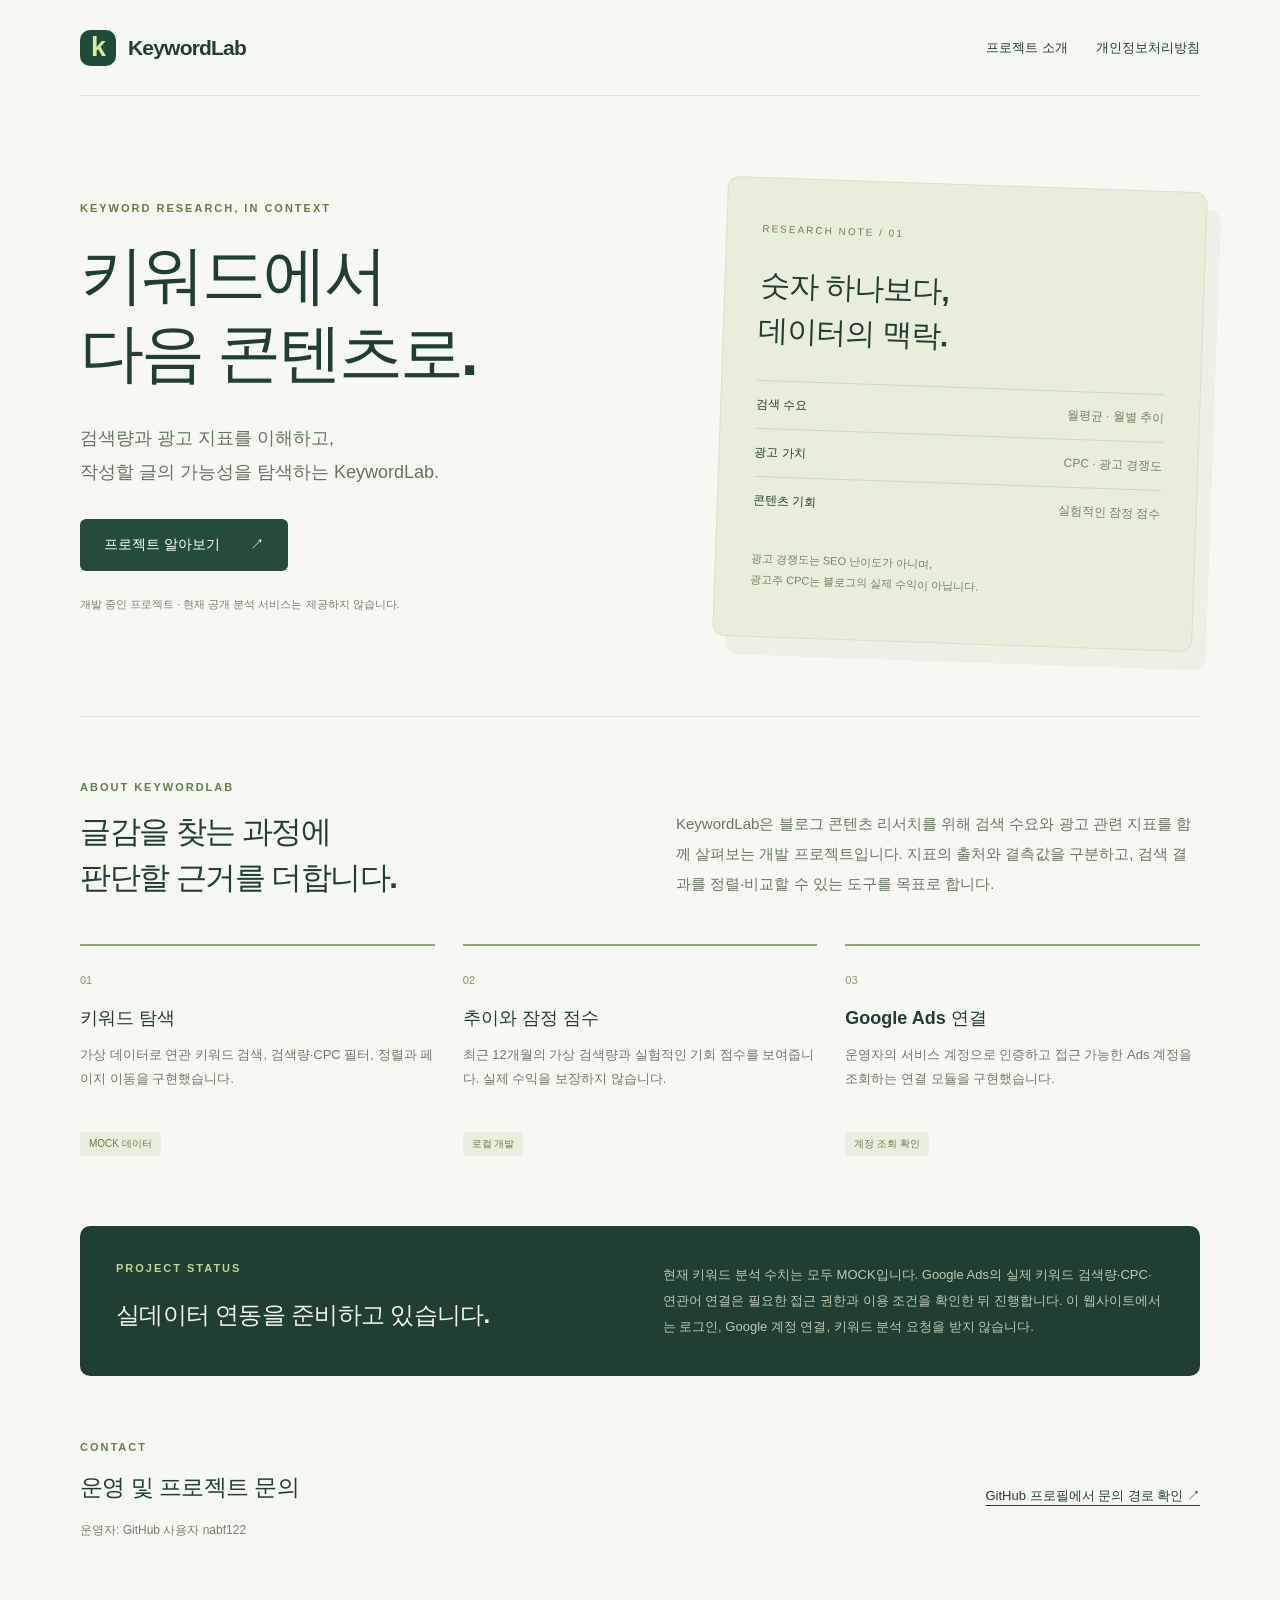
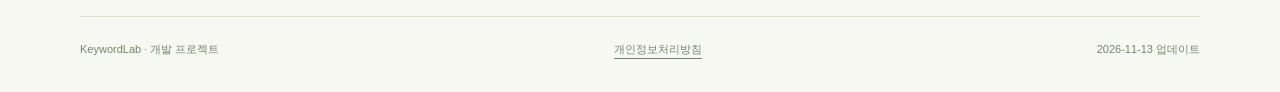
<file: index.html>
<!doctype html>
<html lang="ko">
<head>
  <meta charset="utf-8">
  <meta name="viewport" content="width=device-width, initial-scale=1">
  <meta name="description" content="KeywordLab은 검색량과 광고 지표를 살펴보고 콘텐츠 주제를 탐색하는 키워드 분석 프로젝트입니다. 현재 로컬 개발 단계입니다.">
  <meta name="theme-color" content="#183d31">
  <title>KeywordLab · 키워드에서 다음 콘텐츠로</title>
  <link rel="stylesheet" href="./styles.css">
</head>
<body>
  <a class="skip" href="#main">본문으로 이동</a>
  <header class="site-header"><a class="brand" href="./"><span class="brand-mark">k</span>KeywordLab</a><nav aria-label="주 메뉴"><a href="#about">프로젝트 소개</a><a href="./privacy.html">개인정보처리방침</a></nav></header>
  <main id="main">
    <section class="hero">
      <div><p class="eyebrow">KEYWORD RESEARCH, IN CONTEXT</p><h1>키워드에서<br>다음 콘텐츠로.</h1><p class="lead">검색량과 광고 지표를 이해하고,<br>작성할 글의 가능성을 탐색하는 KeywordLab.</p><a class="button" href="#about">프로젝트 알아보기 <span aria-hidden="true">↗</span></a><p class="stage">개발 중인 프로젝트 · 현재 공개 분석 서비스는 제공하지 않습니다.</p></div>
      <div class="research-note" aria-label="키워드 분석 개념 안내"><p class="note-number">RESEARCH NOTE / 01</p><h2>숫자 하나보다,<br>데이터의 맥락.</h2><div class="note-row"><span>검색 수요</span><span>월평균 · 월별 추이</span></div><div class="note-row"><span>광고 가치</span><span>CPC · 광고 경쟁도</span></div><div class="note-row"><span>콘텐츠 기회</span><span>실험적인 잠정 점수</span></div><p>광고 경쟁도는 SEO 난이도가 아니며,<br>광고주 CPC는 블로그의 실제 수익이 아닙니다.</p></div>
    </section>
    <section id="about" class="about"><p class="eyebrow">ABOUT KEYWORDLAB</p><h2>글감을 찾는 과정에<br>판단할 근거를 더합니다.</h2><p>KeywordLab은 블로그 콘텐츠 리서치를 위해 검색 수요와 광고 관련 지표를 함께 살펴보는 개발 프로젝트입니다. 지표의 출처와 결측값을 구분하고, 검색 결과를 정렬·비교할 수 있는 도구를 목표로 합니다.</p></section>
    <section class="features" aria-label="현재 구현된 기능"><article><span class="feature-number">01</span><h3>키워드 탐색</h3><p>가상 데이터로 연관 키워드 검색, 검색량·CPC 필터, 정렬과 페이지 이동을 구현했습니다.</p><span class="badge">MOCK 데이터</span></article><article><span class="feature-number">02</span><h3>추이와 잠정 점수</h3><p>최근 12개월의 가상 검색량과 실험적인 기회 점수를 보여줍니다. 실제 수익을 보장하지 않습니다.</p><span class="badge">로컬 개발</span></article><article><span class="feature-number">03</span><h3>Google Ads 연결</h3><p>운영자의 서비스 계정으로 인증하고 접근 가능한 Ads 계정을 조회하는 연결 모듈을 구현했습니다.</p><span class="badge">계정 조회 확인</span></article></section>
    <section class="status"><div><p class="eyebrow">PROJECT STATUS</p><h2>실데이터 연동을 준비하고 있습니다.</h2></div><p>현재 키워드 분석 수치는 모두 MOCK입니다. Google Ads의 실제 키워드 검색량·CPC·연관어 연결은 필요한 접근 권한과 이용 조건을 확인한 뒤 진행합니다. 이 웹사이트에서는 로그인, Google 계정 연결, 키워드 분석 요청을 받지 않습니다.</p></section>
    <section class="contact"><div><p class="eyebrow">CONTACT</p><h2>운영 및 프로젝트 문의</h2><p>운영자: GitHub 사용자 nabf122</p></div><a class="text-link" href="https://github.com/nabf122">GitHub 프로필에서 문의 경로 확인 ↗</a></section>
  </main>
  <footer><span>KeywordLab · 개발 프로젝트</span><a href="./privacy.html">개인정보처리방침</a><span>2026-11-13 업데이트</span></footer>
</body>
</html>
</file>
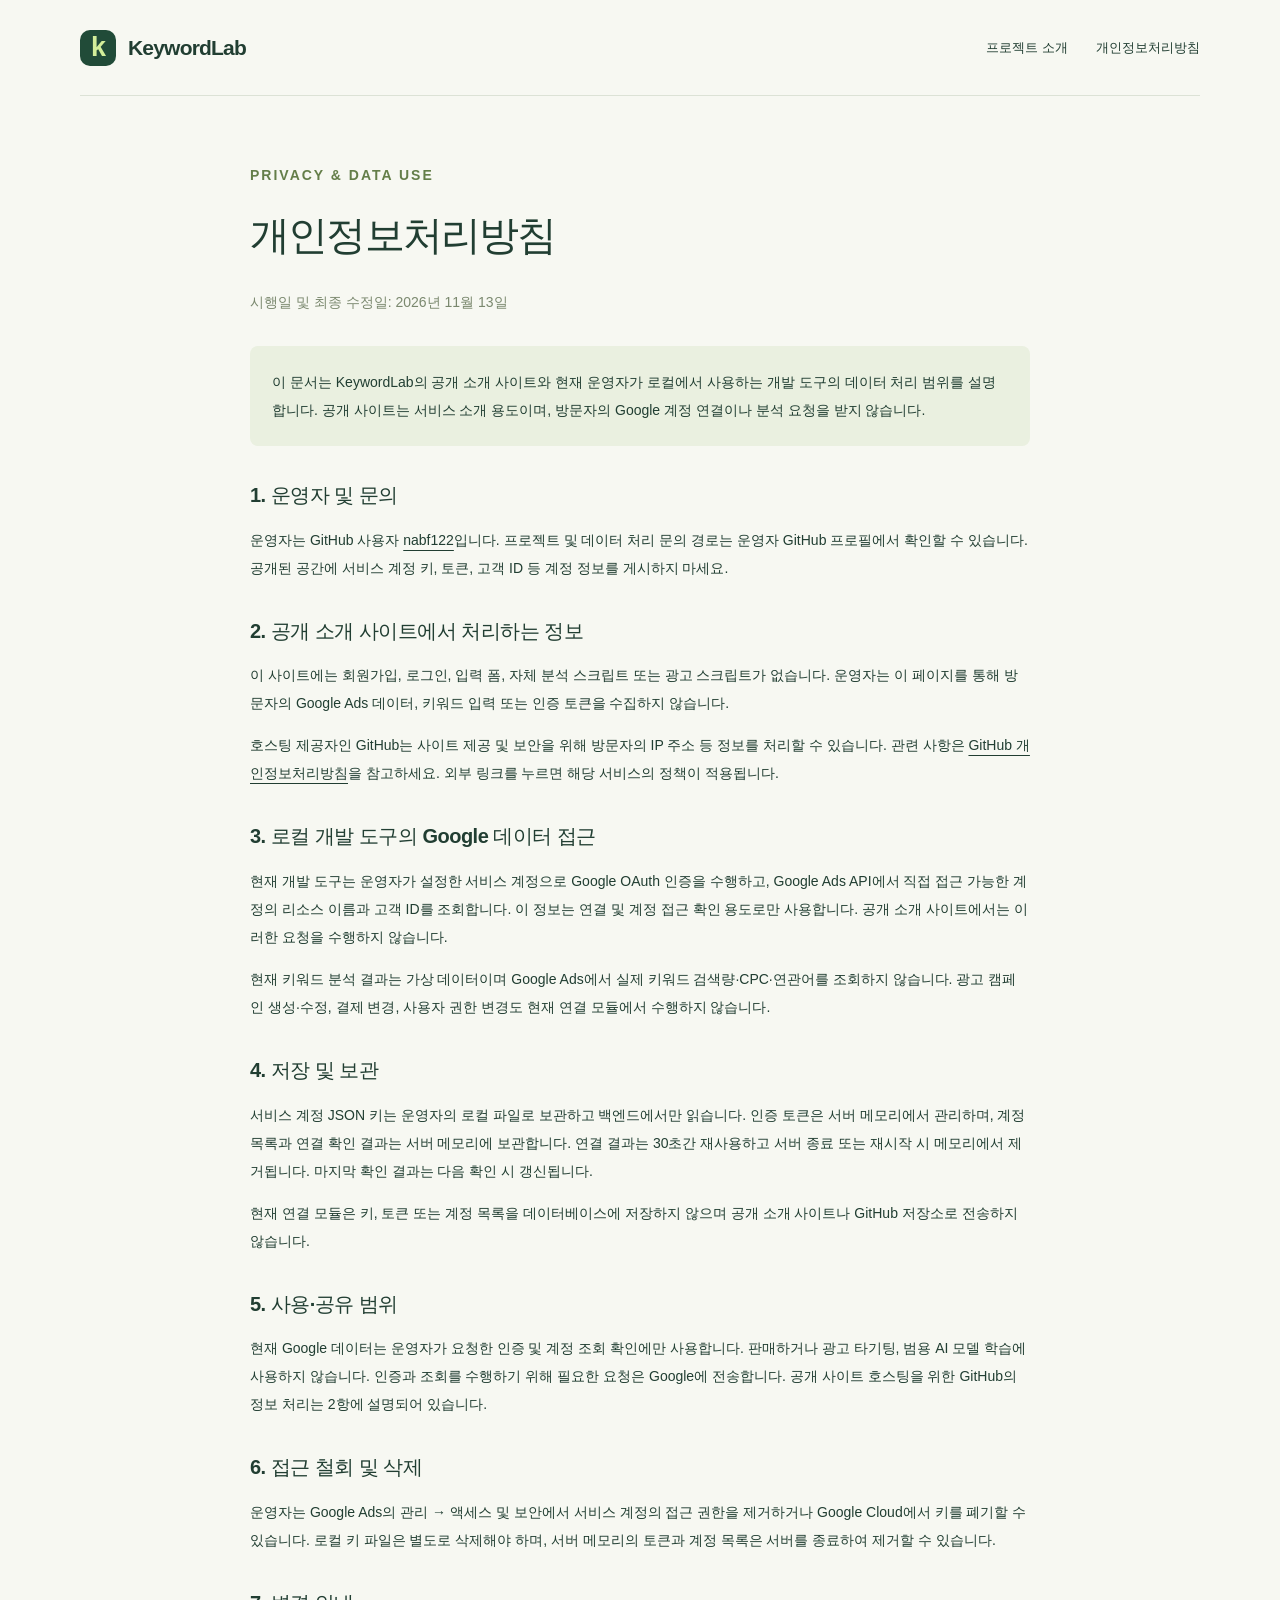
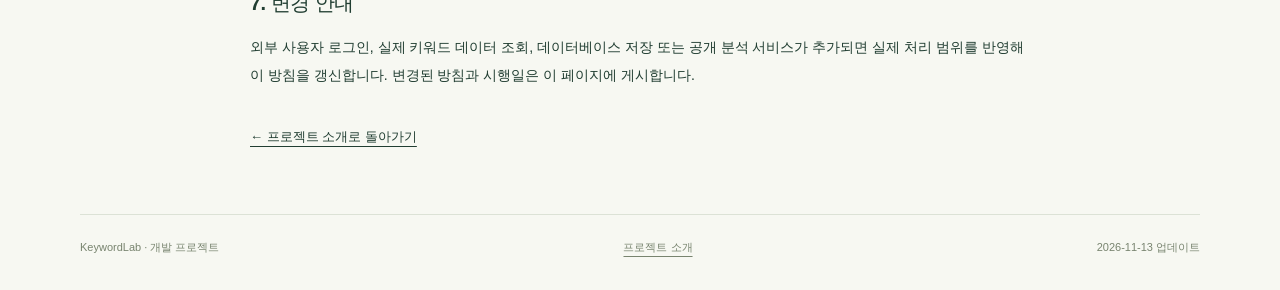
<file: privacy.html>
<!doctype html>
<html lang="ko">
<head>
  <meta charset="utf-8">
  <meta name="viewport" content="width=device-width, initial-scale=1">
  <meta name="description" content="KeywordLab 소개 사이트와 현재 로컬 개발 도구의 데이터 처리 안내입니다.">
  <title>개인정보처리방침 · KeywordLab</title>
  <link rel="stylesheet" href="./styles.css">
</head>
<body>
  <a class="skip" href="#main">본문으로 이동</a>
  <header class="site-header"><a class="brand" href="./"><span class="brand-mark">k</span>KeywordLab</a><nav aria-label="주 메뉴"><a href="./">프로젝트 소개</a><a href="./privacy.html" aria-current="page">개인정보처리방침</a></nav></header>
  <main id="main" class="policy">
    <p class="eyebrow">PRIVACY & DATA USE</p><h1>개인정보처리방침</h1><p class="policy-date">시행일 및 최종 수정일: 2026년 11월 13일</p>
    <p class="policy-intro">이 문서는 KeywordLab의 공개 소개 사이트와 현재 운영자가 로컬에서 사용하는 개발 도구의 데이터 처리 범위를 설명합니다. 공개 사이트는 서비스 소개 용도이며, 방문자의 Google 계정 연결이나 분석 요청을 받지 않습니다.</p>
    <section><h2>1. 운영자 및 문의</h2><p>운영자는 GitHub 사용자 <a href="https://github.com/nabf122">nabf122</a>입니다. 프로젝트 및 데이터 처리 문의 경로는 운영자 GitHub 프로필에서 확인할 수 있습니다. 공개된 공간에 서비스 계정 키, 토큰, 고객 ID 등 계정 정보를 게시하지 마세요.</p></section>
    <section><h2>2. 공개 소개 사이트에서 처리하는 정보</h2><p>이 사이트에는 회원가입, 로그인, 입력 폼, 자체 분석 스크립트 또는 광고 스크립트가 없습니다. 운영자는 이 페이지를 통해 방문자의 Google Ads 데이터, 키워드 입력 또는 인증 토큰을 수집하지 않습니다.</p><p>호스팅 제공자인 GitHub는 사이트 제공 및 보안을 위해 방문자의 IP 주소 등 정보를 처리할 수 있습니다. 관련 사항은 <a href="https://docs.github.com/en/site-policy/privacy-policies/github-general-privacy-statement">GitHub 개인정보처리방침</a>을 참고하세요. 외부 링크를 누르면 해당 서비스의 정책이 적용됩니다.</p></section>
    <section><h2>3. 로컬 개발 도구의 Google 데이터 접근</h2><p>현재 개발 도구는 운영자가 설정한 서비스 계정으로 Google OAuth 인증을 수행하고, Google Ads API에서 직접 접근 가능한 계정의 리소스 이름과 고객 ID를 조회합니다. 이 정보는 연결 및 계정 접근 확인 용도로만 사용합니다. 공개 소개 사이트에서는 이러한 요청을 수행하지 않습니다.</p><p>현재 키워드 분석 결과는 가상 데이터이며 Google Ads에서 실제 키워드 검색량·CPC·연관어를 조회하지 않습니다. 광고 캠페인 생성·수정, 결제 변경, 사용자 권한 변경도 현재 연결 모듈에서 수행하지 않습니다.</p></section>
    <section><h2>4. 저장 및 보관</h2><p>서비스 계정 JSON 키는 운영자의 로컬 파일로 보관하고 백엔드에서만 읽습니다. 인증 토큰은 서버 메모리에서 관리하며, 계정 목록과 연결 확인 결과는 서버 메모리에 보관합니다. 연결 결과는 30초간 재사용하고 서버 종료 또는 재시작 시 메모리에서 제거됩니다. 마지막 확인 결과는 다음 확인 시 갱신됩니다.</p><p>현재 연결 모듈은 키, 토큰 또는 계정 목록을 데이터베이스에 저장하지 않으며 공개 소개 사이트나 GitHub 저장소로 전송하지 않습니다.</p></section>
    <section><h2>5. 사용·공유 범위</h2><p>현재 Google 데이터는 운영자가 요청한 인증 및 계정 조회 확인에만 사용합니다. 판매하거나 광고 타기팅, 범용 AI 모델 학습에 사용하지 않습니다. 인증과 조회를 수행하기 위해 필요한 요청은 Google에 전송합니다. 공개 사이트 호스팅을 위한 GitHub의 정보 처리는 2항에 설명되어 있습니다.</p></section>
    <section><h2>6. 접근 철회 및 삭제</h2><p>운영자는 Google Ads의 관리 → 액세스 및 보안에서 서비스 계정의 접근 권한을 제거하거나 Google Cloud에서 키를 폐기할 수 있습니다. 로컬 키 파일은 별도로 삭제해야 하며, 서버 메모리의 토큰과 계정 목록은 서버를 종료하여 제거할 수 있습니다.</p></section>
    <section><h2>7. 변경 안내</h2><p>외부 사용자 로그인, 실제 키워드 데이터 조회, 데이터베이스 저장 또는 공개 분석 서비스가 추가되면 실제 처리 범위를 반영해 이 방침을 갱신합니다. 변경된 방침과 시행일은 이 페이지에 게시합니다.</p></section>
    <a class="text-link" href="./">← 프로젝트 소개로 돌아가기</a>
  </main>
  <footer><span>KeywordLab · 개발 프로젝트</span><a href="./">프로젝트 소개</a><span>2026-11-13 업데이트</span></footer>
</body>
</html>
</file>
<file: styles.css>
:root { color-scheme: light; font-family: -apple-system, BlinkMacSystemFont, "Segoe UI", "Malgun Gothic", sans-serif; color: #213e32; background: #f7f8f2; font-synthesis: none; }
* { box-sizing: border-box; }
html { scroll-behavior: smooth; }
body { margin: 0; }
a { color: inherit; text-underline-offset: 5px; }
a:focus-visible, summary:focus-visible { outline: 3px solid #739b33; outline-offset: 6px; }
.skip { position: absolute; top: -100px; left: 20px; padding: 12px; background: white; z-index: 2; }
.skip:focus { top: 12px; }
.site-header, main, footer { width: min(1120px, calc(100% - 64px)); margin: auto; }
.site-header { display: flex; justify-content: space-between; align-items: center; min-height: 96px; border-bottom: 1px solid #dce2d6; gap: 24px; }
.brand { font-weight: 750; font-size: 21px; letter-spacing: -.8px; text-decoration: none; display: flex; gap: 12px; align-items: center; }
.brand-mark { width: 36px; height: 36px; display: grid; place-items: center; border-radius: 10px; background: #214b38; color: #d3ee9a; font-size: 27px; }
nav { display: flex; gap: 28px; font-size: 13px; }
nav a { text-decoration: none; }
nav a:hover { text-decoration: underline; }
.hero { display: grid; grid-template-columns: 1.15fr 1fr; gap: 88px; align-items: center; padding: 88px 0 72px; }
.eyebrow { color: #647e49; font-size: 11px; letter-spacing: 2px; font-weight: 700; margin: 0 0 22px; }
h1 { font-size: clamp(40px, 5vw, 64px); line-height: 1.23; letter-spacing: -3px; margin: 0 0 28px; }
.lead { font-size: 18px; line-height: 1.9; color: #657361; margin-bottom: 30px; }
.button { display: inline-flex; align-items: center; gap: 30px; background: #244c38; color: white; padding: 17px 24px; border-radius: 6px; text-decoration: none; font-size: 14px; }
.button:hover { background: #366449; }
.stage { font-size: 11px; line-height: 1.8; color: #76836b; margin-top: 24px; }
.research-note { background: #e8eedb; border: 1px solid #d9e2c9; border-radius: 12px; padding: 35px; transform: rotate(2deg); box-shadow: 14px 18px 0 #edf0e5; }
.note-number { font-size: 10px; letter-spacing: 2px; color: #6b8052; }
.research-note h2 { font-size: 30px; line-height: 1.5; margin: 28px 0; letter-spacing: -1px; }
.note-row { display: flex; justify-content: space-between; gap: 12px; padding: 15px 0; border-top: 1px solid #cdd8bf; font-size: 12px; }
.note-row span:last-child { color: #758264; }
.research-note > p:last-child { font-size: 11px; line-height: 1.9; color: #748266; margin-top: 24px; }
.about { display: grid; grid-template-columns: 1fr 1fr; gap: 16px 72px; padding: 64px 0 42px; border-top: 1px solid #dce2d6; }
.about .eyebrow { grid-column: 1 / -1; margin-bottom: 0; }
.about h2 { font-size: 31px; line-height: 1.5; letter-spacing: -1.5px; margin: 0; }
.about > p:last-child { margin: 0; font-size: 15px; line-height: 2; color: #697663; }
.features { display: grid; grid-template-columns: repeat(3, 1fr); gap: 28px; padding-bottom: 70px; }
.features article { border-top: 2px solid #8ba96a; padding: 24px 0 0; }
.feature-number { font-size: 11px; color: #81966a; }
h3 { font-size: 18px; margin: 18px 0 12px; }
.features p { font-size: 13px; color: #6e7a66; line-height: 1.9; min-height: 76px; }
.badge { display: inline-block; font-size: 10px; padding: 5px 9px; background: #e9efdf; border-radius: 4px; color: #687e4b; }
.status { background: #203e31; color: #eef3e6; border-radius: 10px; padding: 36px; display: grid; grid-template-columns: 1fr 1fr; gap: 45px; }
.status .eyebrow { color: #c0d793; }
.status h2 { font-size: 24px; line-height: 1.6; letter-spacing: -.7px; margin: 0; }
.status > p { font-size: 13px; line-height: 2; color: #becab5; margin: 0; }
.contact { display: flex; justify-content: space-between; align-items: center; gap: 30px; padding: 65px 0; }
.contact .eyebrow { margin-bottom: 14px; }
.contact h2 { font-size: 23px; letter-spacing: -.6px; }
.contact p:last-child { color: #738169; font-size: 12px; }
.text-link { font-size: 13px; line-height: 1.8; }
footer { display: flex; justify-content: space-between; flex-wrap: wrap; gap: 20px; padding: 25px 0 35px; border-top: 1px solid #dce2d6; color: #78846f; font-size: 11px; }
.policy { max-width: 780px; padding: 65px 0; }
.policy h1 { font-size: 40px; letter-spacing: -1.8px; }
.policy-date { font-size: 12px; color: #7a886e; }
.policy-intro { padding: 22px; background: #eaf0e0; border-radius: 8px; margin: 30px 0; }
.policy p { line-height: 2; font-size: 14px; }
.policy section { margin: 36px 0; }
.policy h2 { font-size: 20px; letter-spacing: -.5px; }
@media (max-width: 760px) {
  .site-header, main, footer { width: calc(100% - 40px); }
  .site-header { min-height: 82px; flex-wrap: wrap; padding: 18px 0; gap: 16px; }
  nav { gap: 18px; font-size: 12px; }
  .hero { grid-template-columns: 1fr; gap: 40px; padding: 50px 0; }
  h1 { letter-spacing: -2px; }
  .lead { font-size: 16px; }
  .research-note { transform: none; padding: 26px; box-shadow: none; }
  .about { grid-template-columns: 1fr; gap: 20px; padding: 40px 0 30px; }
  .about h2 { font-size: 27px; }
  .features { grid-template-columns: 1fr; gap: 25px; padding-bottom: 40px; }
  .features p { min-height: 0; }
  .status { grid-template-columns: 1fr; gap: 24px; padding: 25px; }
  .contact { flex-direction: column; align-items: flex-start; padding: 40px 0; gap: 10px; }
  .policy { padding: 45px 0; }
  .policy h1 { font-size: 31px; }
}
@media (prefers-reduced-motion: reduce) { html { scroll-behavior: auto; } }
</file>
